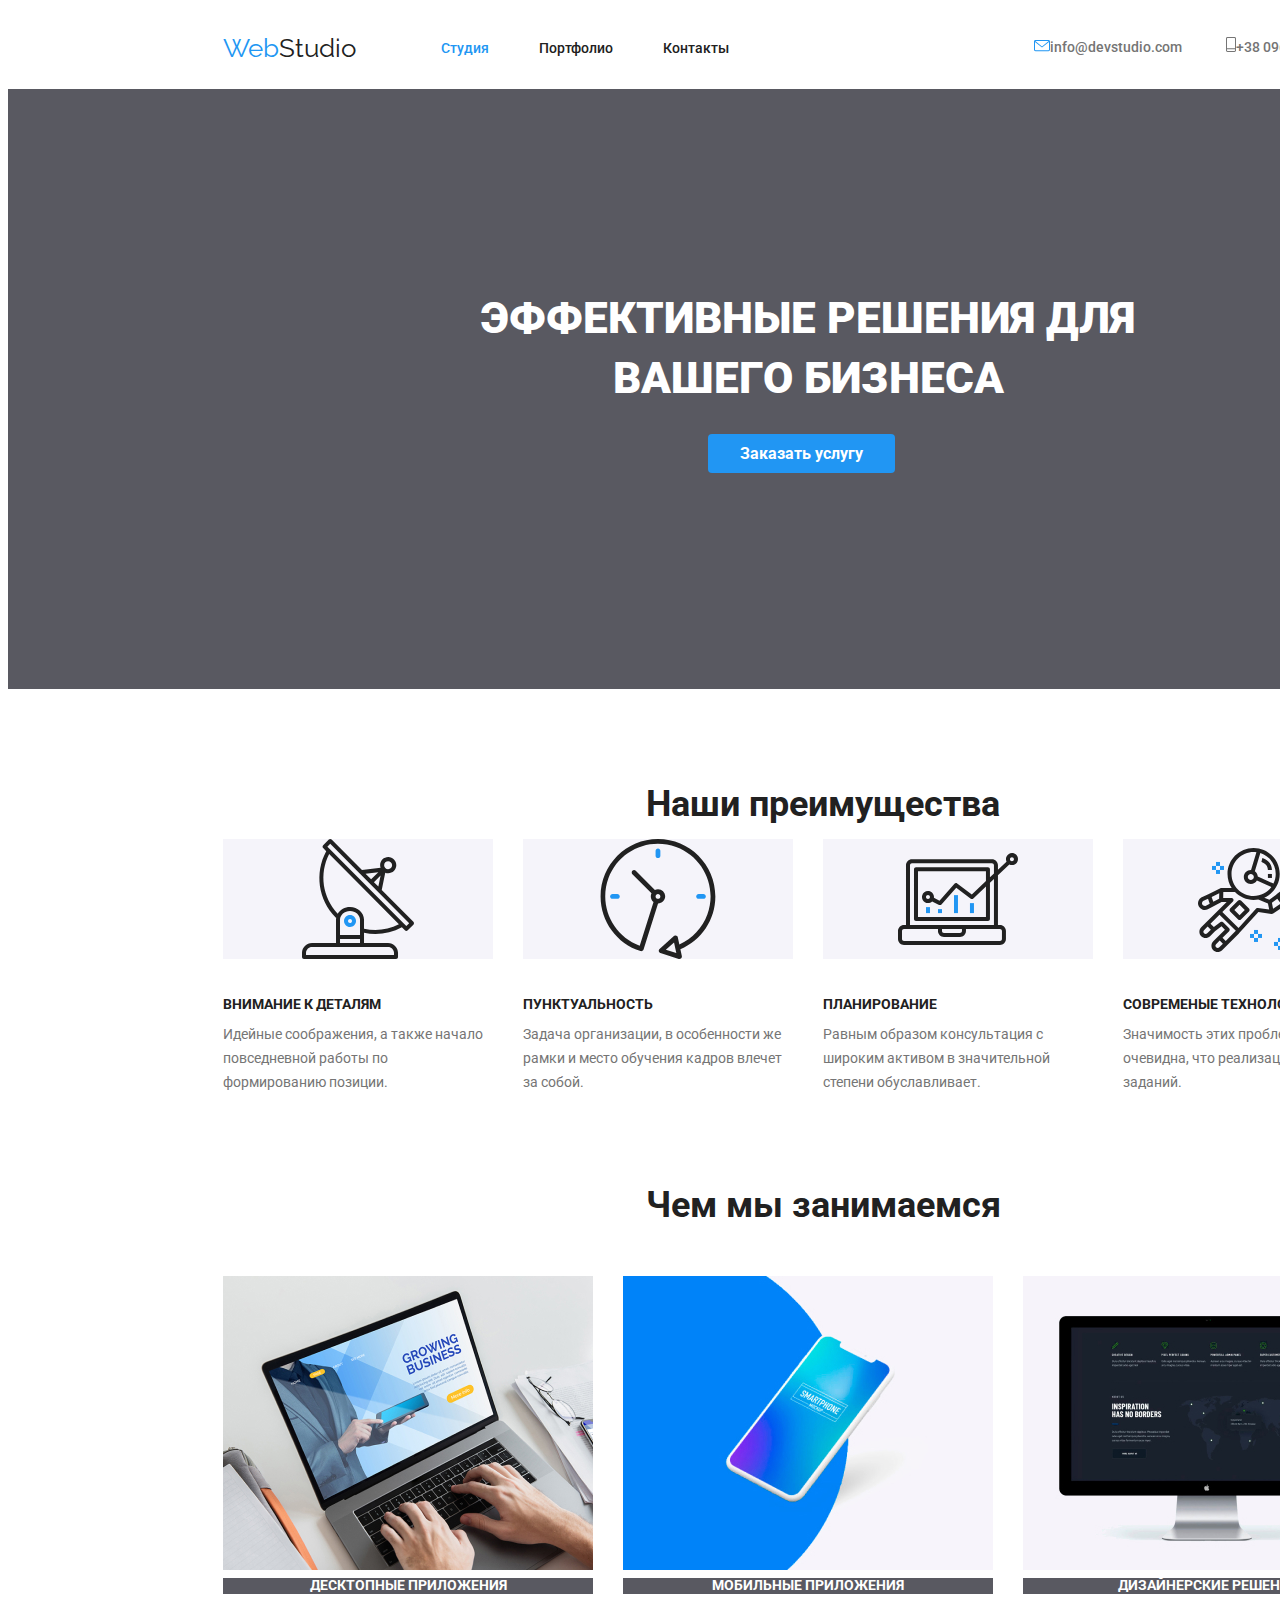
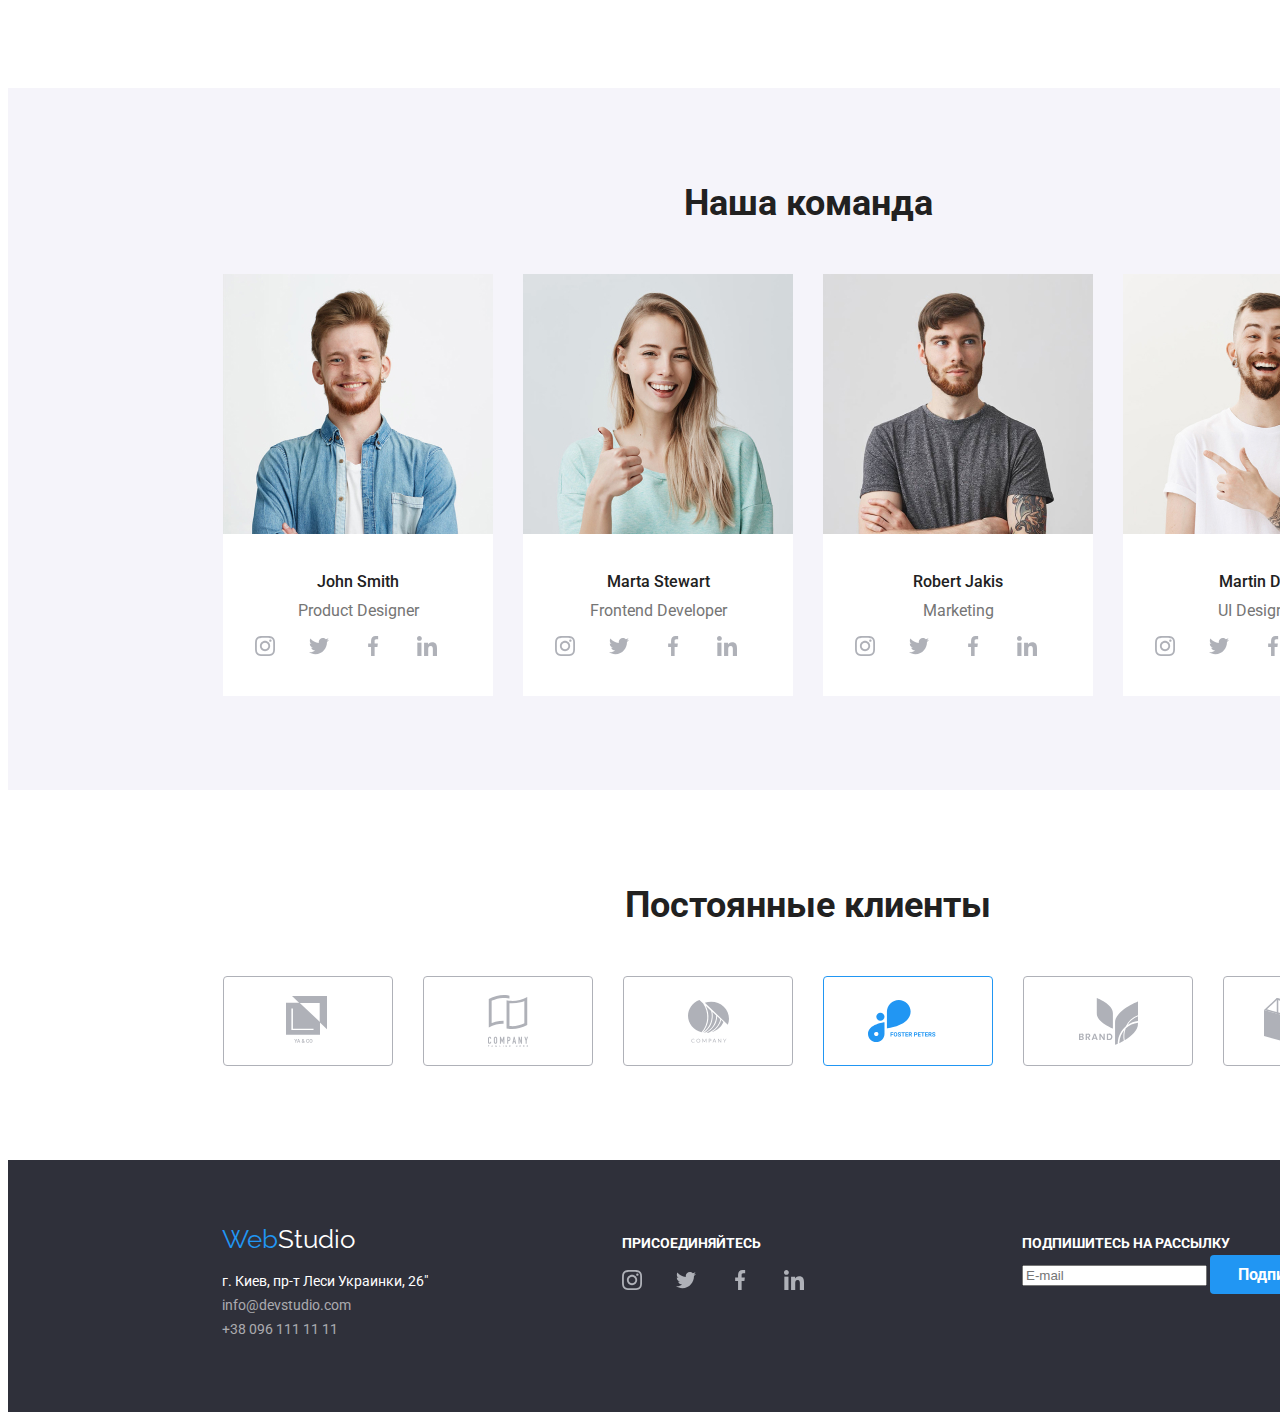
<file: index.html>
<!DOCTYPE html>
<html lang="ru">
<head>
    <meta charset="UTF-8">
    <meta name="viewport" content="width=device-width, initial-scale=1.0">
    <title>Document</title>
    <link 
        href="https://fonts.googleapis.com/css2?family=Raleway:wght@700&family=Roboto:wght@400;500;700;900&display=swap" 
        rel="stylesheet">
    <link rel="styleshet" href="https://cdnjs.cloudflare.com/ajax/libs/modern-normalize/0.6.0/modern-normalize.min.css">
    <link rel="stylesheet" href="./css/styles.css">
</head>
<body>
    <header class="site-header">        
        <nav class="site-header-content">
        <a href="./index.html" class="logo"><span>Web</span>Studio</a>
        <ul class="site-nav list nav-main">
            <li class="nav-main-link"><a href="" class="link current">Студия</a></li>
            <li class="nav-main-link"><a href="./Portfolio.html" class="link">Портфолио</a></li>
            <li class="nav-main-link"><a href="" class="link">Контакты</a></li>
        </ul>
        <ul class="auth-nav list">
            <li class="site-nav-auth">            
                <a href="mailto:info@devstudio.com" class="link">
                <img src="./images/envelope.svg" alt="Конверт">info@devstudio.com</a>
            </li>
            <li class="site-nav-auth">
                <a href="tel:+380961111111" class="link">
                <img src="./images/Vector.svg" alt="Вектор">+38 096 111 11 11</a>
            </li>
        </ul>
        </nav>
   
    </header>
<main class="site-main">    
    <section class="hero">
        <h1 class="hero-title">ЭФФЕКТИВНЫЕ РЕШЕНИЯ ДЛЯ ВАШЕГО БИЗНЕСА</h1>
        <a href="" class="button primary">Заказать услугу</a>
    </section>    
    <section class="section container">
        <h2 class="section-title">Наши преимущества</h2>
        <ul class="feature-list list">
            <li class="list feature">                
                <img src="./images/antenna1.svg" class="imagest" alt="Антена">            
                <h3 class="titleone">ВНИМАНИЕ К ДЕТАЛЯМ</h3>
                <p class="texte">
                    Идейные соображения, а также начало повседневной работы по формированию позиции.
                </p>
            </li>
            <li class="list feature">                
                <img src="./images/clock1.svg" class="imagest" alt="Часы">                
                <h3 class="titleone">ПУНКТУАЛЬНОСТЬ</h3>
                <p class="texte">
                    Задача организации, в особенности же рамки и место обучения кадров влечет за собой.
                </p>
            </li>
            <li class="list feature">                
                <img src="./images/diagram1.svg" class="imagest" alt="Схема">                
                <h3 class="titleone">ПЛАНИРОВАНИЕ</h3>
                <p class="texte">
                    Равным образом консультация с широким активом в значительной степени обуславливает.
                </p>
            </li>
            <li class="list feature">                
                <img src="./images/astronaut1.svg" class="imagest" alt="Астронавт">                
                <h3 class="titleone">СОВРЕМЕНЫЕ ТЕХНОЛОГИИ</h3>
                <p class="texte">
                    Значимость этих проблем настолько очевидна, что реализация плановых заданий.
                </p>
            </li>
        </ul>            
    </section>
    <section class="section container">
        <h2 class="section-title-job">Чем мы занимаемся</h2>
        <ul class="occupation list">
            <li class="list offers">                
                <img src="./images/Book.jpg" width=370 alt="Ноутбук">                
                <h3 class="type-title">Десктопные приложения</h3>
            </li>
            <li class="list offers">                
                <img src="./images/box.jpg" width=370 alt="Мобильный">                
                <h3 class="type-title">Мобильные приложения</h3>
            </li>
            <li class="list offers">
                <img src="./images/monitor.jpg" width=370 alt="Монитор">                
                <h3 class="type-title">Дизайнерские решения</h3>
            </li>
        </ul>
    </section>
    <section class="section ourteam">
        <h2 class="section-title-command">Наша команда</h2>
        <ul lang="en" class="team list">
            <li class="liteam">
                <img src="./images/foto1.jpg" width=270 alt="John">
                <h3 class="title">John Smith</h3>
                <p class="texte">Product Designer</p> 
                <ul class="web list">
                    <li class="network">
                        <a href=""><img src="./images/Ins.svg" class="icon" alt="Instagram"></a>
                    </li>
                    <li class="network">
                        <a href=""><img src="./images/twitter.svg" class="icon" alt="Twitter"></a>
                    </li>
                    <li class="network">
                        <a href=""><img src="./images/faceb.svg" class="icon" alt="Faceook"></a>  
                    </li>    
                    <li class="network">
                        <a href=""><img src="./images/in.svg" class="icon" alt="Link"></a> 
                    </li>
                </ul>      
            </li>
            <li class="liteam">
                <img src="./images/foto2.jpg" width=270 alt="Marta">
                <h3 class="title">Marta Stewart</h3>
                <p class="texte">Frontend Developer</p>
                <ul class="web list">
                    <li class="network">
                        <a href=""><img src="./images/Ins.svg" class="icon" alt="Instagram"></a>
                    </li>
                    <li class="network">
                        <a href=""><img src="./images/twitter.svg" class="icon" alt="Twitter"></a>
                    </li>
                    <li class="network">
                        <a href=""><img src="./images/faceb.svg" class="icon" alt="Faceook"></a>  
                    </li>    
                    <li class="network">
                        <a href=""><img src="./images/in.svg" class="icon" alt="Link"></a> 
                    </li>
                </ul>    
            </li>
            <li class="liteam">
                <img src="./images/foto3.jpg" width=270 alt="Robert">
                <h3 class="title">Robert Jakis</h3>
                <p class="texte">Marketing</p> 
                <ul class="web list">
                    <li class="network">
                        <a href=""><img src="./images/Ins.svg" class="icon" alt="Instagram"></a>
                    </li>
                    <li class="network">
                        <a href=""><img src="./images/twitter.svg" class="icon" alt="Twitter"></a>
                    </li>
                    <li class="network">
                        <a href=""><img src="./images/faceb.svg" class="icon" alt="Faceook"></a>  
                    </li>    
                    <li class="network">
                        <a href=""><img src="./images/in.svg" class="icon" alt="Link"></a> 
                    </li>
                </ul>   
            </li>
            <li class="liteam">
                <img src="./images/foto4.jpg" width=270 alt="Martin">
                <h3 class="title">Martin Doe</h3>
                <p class="texte">UI Designer</p> 
                <ul class="web list">
                                           <li class="network">
                            <a href=""><img src="./images/Ins.svg" class="icon" alt="Instagram"></a>
                        </li>
                        <li class="network">
                            <a href=""><img src="./images/twitter.svg" class="icon" alt="Twitter"></a>
                        </li>
                        <li class="network">
                            <a href=""><img src="./images/faceb.svg" class="icon" alt="Faceook"></a>  
                        </li>    
                        <li class="network">
                            <a href=""><img src="./images/in.svg" class="icon" alt="Link"></a> 
                        </li>                  
                </ul>   
            </li>     
        </ul>
    </section>
    <section class="section container cust">
        <h2 class="section-title">Постоянные клиенты</h2>
        <ul class="customers list">
            <li>
                <a href="">
                    <img src="./images/Client1.svg" class="icon cust" alt="Компания-1">
                </a>
            </li>
            <li>
                <a href="">
                    <img src="./images/Client2.svg" class="icon cust" alt="Компания-2">
                </a>
            </li>
            <li>
                <a href="">
                    <img src="./images/Client3.svg" class="icon cust" alt="Компания-3">
                </a>
            </li>
            <li>
                <a href="">
                    <img src="./images/Client4.svg" class="icon cust" alt="Компания-4">
                </a>
            </li>
            <li>
                <a href="">
                    <img src="./images/Client5.svg" class="icon cust" alt="Компания-5">
                </a>
            </li>
            <li>
                <a href="">
                    <img src="./images/Client6.svg" class="icon cust" alt="Компания-6">
                </a>
            </li>
        </ul>
    </section>
</main> 
<footer class="footer bg">
    <div class="basefoot">  
        <div>
        <address class="button prim"> 
            <a href="./index.html" class="logo-foot"><span>Web</span>Studio</a>
            <ul class="auth list">
                <li class="button prim">г. Киев, пр-т Леси Украинки, 26"</li>
                <li><a href="mailto:info@devstudio.com" class="button secondary">info@devstudio.com</a></li>
                <li><a href="tel:+380961111111" class="button secondary">+38 096 111 11 11</a></li>
            </ul>
        </address>  
        </div>                   
        <div class="net">                
        <b class="communications">ПРИСОЕДИНЯЙТЕСЬ</b>
        <ul class="list network">
            <li class="network">
                <a href=""><img src="./images/Ins.svg" class="icon" alt="Instagram"></a>
            </li>
            <li class="network">
                <a href=""><img src="./images/twitter.svg" class="icon" alt="Twitter"></a>
            </li>
            <li class="network">
                <a href=""><img src="./images/faceb.svg" class="icon" alt="Faceook"></a>  
            </li>    
            <li class="network">
                <a href=""><img src="./images/in.svg" class="icon" alt="Link"></a> 
            </li>
        </ul>   
        </div>   
        <div>
            <b class="communications">ПОДПИШИТЕСЬ НА РАССЫЛКУ</b>
            <br><input type="text" placeholder="E-mail" name="E-mail" id="Email-input">
            <a href="" class="button pri">Подписаться <img src="./images/tel.svg" alt="Telegram"></a>                       
        </div>
    
    </div>        
</footer>   
</body>
</html>
</file>
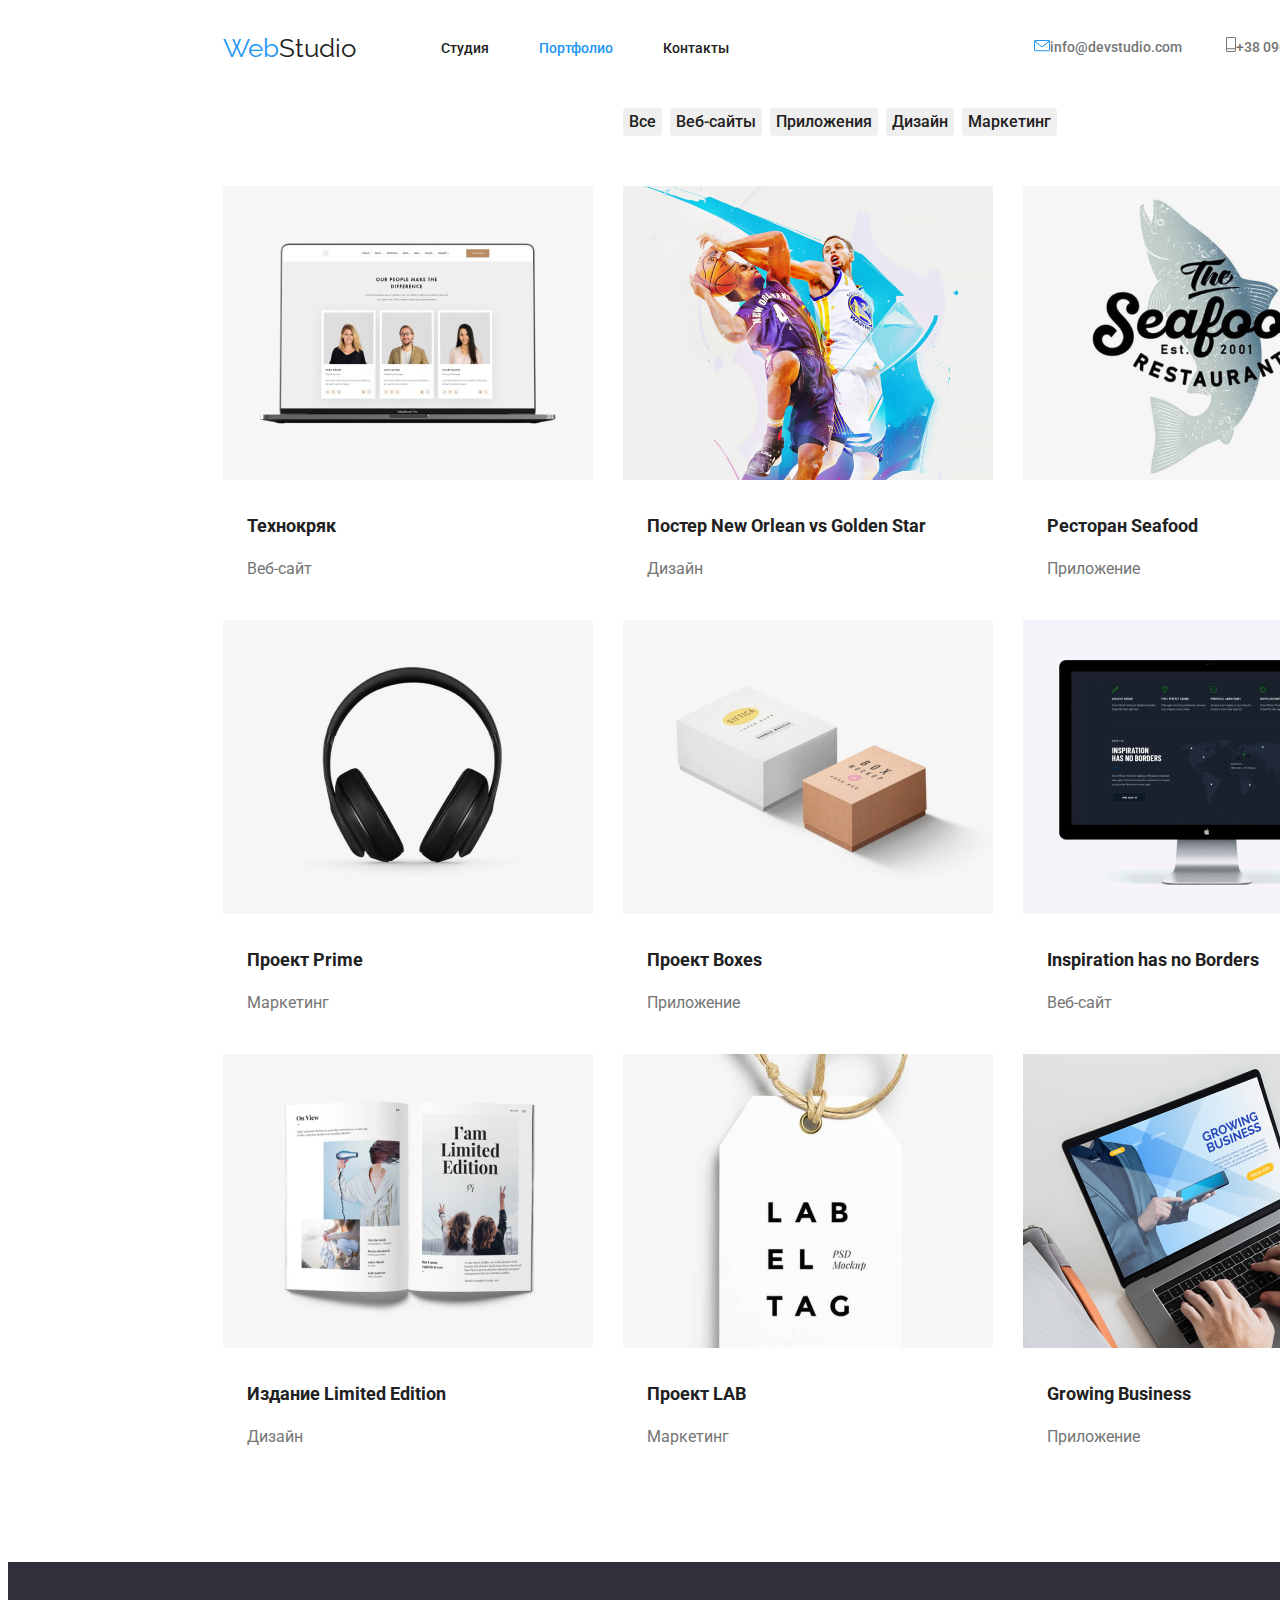
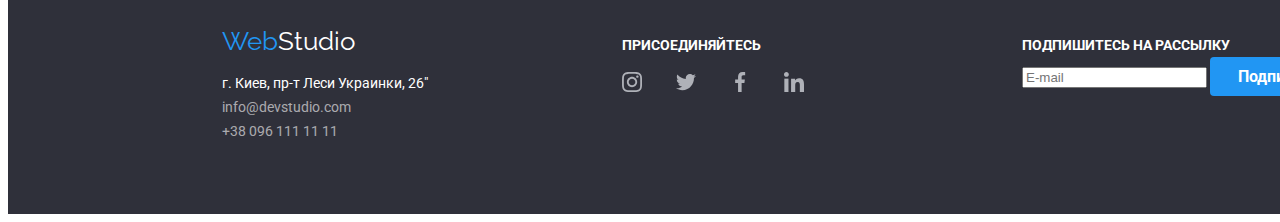
<file: portfolio.html>
<!DOCTYPE html>
<html lang="ru">
<head>
    <meta charset="UTF-8">
    <meta name="viewport" content="width=device-width, initial-scale=1.0">
    <title>Document</title>
    <link 
        href="https://fonts.googleapis.com/css2?family=Raleway:wght@700&family=Roboto:wght@400;500;700;900&display=swap" 
        rel="stylesheet">
    <link rel="styleshet" href="https://cdnjs.cloudflare.com/ajax/libs/modern-normalize/0.6.0/modern-normalize.min.css">
    <link rel="stylesheet" href="./css/styles.css">
</head>
<body>
    <header class="site-header">        
        <nav class="site-header-content">
            <a href="./index.html" class="logo"><span>Web</span>Studio</a>
        <ul class="site-nav list nav-main">
            <li class="nav-main-link"><a href="./index.html" class="link">Студия</a></li>
            <li class="nav-main-link"><a href="./portfolio.html" class="link current">Портфолио</a></li>
            <li class="nav-main-link"><a href="" class="link">Контакты</a></li>
        </ul>
        <ul class="auth-nav list">
            <li class="site-nav-auth">            
                <a href="mailto:info@devstudio.com" class="link">
                <img src="./images/envelope.svg" alt="Конверт">info@devstudio.com</a>
            </li>
            <li class="site-nav-auth">
                <a href="tel:+380961111111" class="link">
                <img src="./images/Vector.svg" alt="Вектор">+38 096 111 11 11</a>
            </li>
        </ul>
        </nav>
    </header>
<main>
    <section class="projects">
    <h1></h1>
    <ul class="list working">
        <li><button type="button" class="filter">Все</button></li>
        <li><button type="button" class="filter">Веб-сайты</button></li>
        <li><button type="button" class="filter">Приложения</button></li>
        <li><button type="button" class="filter">Дизайн</button></li>
        <li><button type="button" class="filter">Маркетинг</button></li>       
    </ul>
    <ul class="list content">
        <li class="content items tex">
            <a href="" class="items list"><img src="./image/hoveroverlay.jpg" width=370 height=294 alt="Технокряк">                
                <h2 class="items title">Технокряк</h2>
                <p class="items texte">Веб-сайт</p>
            </a>
        </li>
        <li class="content items tex">
            <a href="" class="items list"><img src="./image/NewvsOrlean.jpg" width: 370px alt="Постер">
                <h2 class="items title">Постер New Orlean vs Golden Star</h2>
                <p class="items texte">Дизайн</p>
            </a>
        </li>
        <li class="content items tex">
            <a href="" class="items list"><img src="./image/Seafood.jpg" width: 370px alt="Ресторан">
                <h2 class="items title">Ресторан Seafood</h2>
                <p class="items texte">Приложение</p>
            </a>
        </li>
        <li class="content items tex">
            <a href="" class="items list"><img src="./image/Prime.jpg" width: 370px alt="Прем'єр">
                <h2 class="items title">Проект Prime</h2>
                <p class="items texte">Маркетинг</p>          
            </a>
        </li>
        <li class="content items tex"> 
            <a href="" class="items list"><img src="./image/Boxes.jpg" width: 370px alt="Боксы">
                <h2 class="items title">Проект Boxes</h2>
                <p class="items texte">Приложение</p>       
            </a>
        </li>
        <li class="content items tex"> 
            <a href="" class="items list"><img src="./image/Inspiration.jpg" width: 370px alt="Вдохновение">
                <h2 class="items title">Inspiration has no Borders</h2>
                <p class="items texte">Веб-сайт</p>           
            </a>
        </li>
        <li class="content items tex">
            <a href="" class="items list"><img src="./image/Edition.jpg" width: 370px alt="Издание">
                <h2 class="items title">Издание Limited Edition</h2>
                <p class="items texte">Дизайн</p>            
            </a>
        </li>
        <li class="content items tex">
            <a href=""class="items list"><img src="./image/LAB.jpg" width: 370px alt="Метки">
                <h2 class="items title">Проект LAB</h2>
                <p class="items texte">Маркетинг</p>          
            </a>
        </li>
        <li class="content items tex">
            <a href=""class="items list"><img src="./image/GrowingB.jpg" width: 370px alt="Бизнес">
                <h2 class="items title">Growing Business</h2>
                <p class="items texte">Приложение</p>        
            </a>
        </li>
    </ul>
    </section>
</main>
<footer class="footer bg">
<div class="basefoot">  
    <div>
    <address class="button prim"> 
        <a href="./index.html" class="logo-foot"><span>Web</span>Studio</a>
        <ul class="auth list">
            <li class="button prim">г. Киев, пр-т Леси Украинки, 26"</li>
            <li><a href="mailto:info@devstudio.com" class="button secondary">info@devstudio.com</a></li>
            <li><a href="tel:+380961111111" class="button secondary">+38 096 111 11 11</a></li>
        </ul>
    </address>  
    </div>                   
    <div class="net">                
    <b class="communications">ПРИСОЕДИНЯЙТЕСЬ</b>
    <ul class="list network">
        <li class="network">
            <a href=""><img src="./images/Ins.svg" class="icon" alt="Instagram"></a>
        </li>
        <li class="network">
            <a href=""><img src="./images/twitter.svg" class="icon" alt="Twitter"></a>
        </li>
        <li class="network">
            <a href=""><img src="./images/faceb.svg" class="icon" alt="Faceook"></a>  
        </li>    
        <li class="network">
            <a href=""><img src="./images/in.svg" class="icon" alt="Link"></a> 
        </li>
    </ul>   
    </div>   
    <div>
        <b class="communications">ПОДПИШИТЕСЬ НА РАССЫЛКУ</b>
        <br><input type="text" placeholder="E-mail" name="E-mail" id="Email-input">
        <a href="" class="button pri">Подписаться <img src="./images/tel.svg" alt="Telegram"></a>                       
    </div>

</div>  
   
</footer>   
</body>
</html>
</file>
<file: css/styles.css>
/* цвет текста основного текста #212121;
    вторичного #757575;
    белый #FFFFFF;
    accent #2196F3;*/

:root {
    --primary-texte-color: #757575;
    --title-texte-color: #212121;    
    --primary-wight-color: #ffffff;
    --accent-color: #2196F3;
    --background: rgba(47, 48, 58, 0.8);
}

body {
    background-color: var(--primary-wight-color);
    color: var(--primary-texte-color);
    font-family: Roboto, sans-serif;
    font-size: 14px;
    line-height: 1.71;
}

*,
*::before,
*::after {
    box-sizing: inherit;
}

.html {
    box-sizing: border-box;  
}

.container {
    width: 1200px;
    padding-left: 15px;
    padding-right: 15px;
    margin-left: auto;
    margin-right: auto;
    margin-top: 94px;
}

.logo {
    color: var(--title-texte-color);
    font-family: Raleway;
    font-size: 26px;
    line-height: 1.19;        
    text-decoration: none;
    display: flex;
    align-items: center;
    
}

.logo > span {
    color: var(--accent-color);
}

.logo-foot > span {
    color: var(--accent-color);
}

.logo-foot {
    color: var(--primary-wight-color);
    font-family: Raleway;    
    font-weight: 400;
    font-size: 26px;
    line-height: 1.19;        
    text-decoration: none;
    width: 153px;
    height: 31px;
    padding-top: 60px;
    padding-bottom: 20px;
}

.list {
    list-style: none;
}

.site-nav .link {
    color: var(--title-texte-color);
    font-family: Roboto;
    font-weight: 500;
    font-size: 14px;
    line-height: 1.14;
    text-decoration: none;
}

.site-nav .link:hover, 
.site-nav .link:focus {
    color: var(--accent-color);
}

.site-nav .link.current {
    color: var(--accent-color);
}

.web.list,
.team.list,
.occupation.list,
.nav-main,
.auth-nav,
.site-header-content {
    display: flex;
}

.web.list {
    margin-left: 32px;
    margin-right: 32px;
    margin-bottom: 24px;
    padding-left: 0px;
}

.web.list .network:last-child {
    margin-right: 10px;
}

.web.list .network:last-child {
    margin-right: 0px;
}


.site-header-content {
    align-items: center;
    margin-left: 215px;
    margin-right: 215px;
}


.site-header {
    width: 1600px;
    height: 81px;
}

.nav-main {
    margin-left: 85px;
    padding-left: 0px;
    margin-top: 0px;
    margin-bottom: 0px;
}

.nav-main .link {
    line-height: 80px;
}

.nav-main-link {
    margin-right: 50px;
}

.nav-main-link:last-child {
    margin-right: 0px;
}

.site-nav-auth:last-child {
    width: 142px;
}

.site-nav-auth:not(:last-child) {
    margin-right: 30px;
    width: 162px;
}

.auth-nav .link {
    color: var(--primary-texte-color);
    font-family: Roboto;
    font-weight: 500;
    font-size: 14px;
    line-height: 1.14;
    text-decoration: none;
}

.auth-nav .link:hover, 
.auth-nav .link:focus {
    color: var(--accent-color)
}

.auth-nav {
    margin-left: 305px;
    margin-right: 0px;
    padding-left: 0px;
}

.hero {
    background: rgba(47, 48, 58, 0.8);
    width: 1600px;
    height: 600px;
    flex-direction: column;
}

.hero-title {
    color: var(--primary-wight-color);
    font-style: 400;
    font-weight: 900;
    font-size: 44px;
    line-height: 1.36;
    text-align: center;
    font-family: Roboto;
    width: 696px;
    height: 120px;
    padding: 200px 452px 30px;
    margin-top: 0px;
    margin-bottom: 0px;
}

.section-title {
    color: var(--title-texte-color);
    font-weight: 700;
    font-size: 36px;
    line-height: 1.17;
    text-align: center;
    margin: 0px;
}

.section-title-job {
    color: var(--title-texte-color);
    font-weight: 700;
    font-size: 36px;
    line-height: 1.17;
    text-align: center;
    margin: 0px;
    padding-bottom: 50px;
}

.section-title-command {
    color: var(--title-texte-color);
    font-weight: 700;
    font-size: 36px;
    line-height: 1.17;
    text-align: center;
    margin: 0px;
    padding-bottom: 50px;
    padding-top: 94px;
}

.title {
    color: var(--title-texte-color); 
    font-weight: 700;
    font-size: 14px;
    line-height: 1.14;
    margin-top: 30px;
    margin-bottom: 10px;
}

.titleone {
    color: var(--title-texte-color); 
    font-weight: 700;
    font-size: 14px;
    line-height: 1.14;
    padding-bottom: 10px;
    padding-top: 30px;
    margin: 0px;
}

.type-title {
    background: rgba(47, 48, 58, 0.8);
    margin: 0px;
}
    
.list.feature .imagest {
    width: 270px;
    height: 120px;
    border-radius: 4px:
    border: 0px solid;
    background: #F5F4FA;
}

.feature-list .texte {
    color: var(--primary-texte-color);
    font-family: Roboto, sans-serif;
    font-weight: 400;
    font-size: 14px;
    line-height: 1.71;
    margin: 0px;
}

.feature-list {
    display: flex;
    width: 1170px;
    height: 251px;
    padding-left: 0px;
}

.offers,
.feature {
    margin-right: 30px;
} 

.offers:last-child{
    margin-right: 0px;
}

.occupation.list {
    padding-left: 0px;
    padding-right: 0px;
    margin-bottom: 0px;
    margin-top: 0px;
}

.occupation.list .title {
    color: var(--primary-white-color);
}

.type-title {
    color: #FFFFFF;
    font-weight: 700;
    font-size: 14px;
    line-height: 1.14;
    text-align: center;
    text-transform: uppercase;
}
  
.team.list .title {
    color: var(-title-texte-color);
    font-weight: 500;
    font-size: 16px;
    line-height: 1.19;
    text-align: center;
}

.team.list .texte {
    color: var(--primary-texte-color);
    font-weight: 400;
    font-size: 16px;
    line-height: 1.19;
    text-align: center;
}

.web .icon {
    color: var(-title-texte-color);
}

.customers {
    display: flex;
    padding-top: 50px;
    padding-left: 0px;
    margin: 0px;
}

.customers .icon {
    color: var(-title-texte-color);
}

.icon {
    margin-right: 30px;
}

.icon.cust {
    width: 170px;
    height: 90px;
}

.icon.cust:not(:last-child) {
    margin-right: 30px;
}

.working {
    display: flex;
    margin-bottom: 50px;
    align-content: center;
    margin-left: 360px;
    margin-right: auto;
}

.filter {
    margin-right: 8px;
}



/*Button*/
.button {
    color: var(--title-texte-color);
    background-color: var(--primary-wight-color);
    font-family: Roboto;
    font-style: normal;
    font-weight: 700;
    font-size: 16px;
    line-height: 1.88;
}

.button.primary {
    color: var(--primary-wight-color);
    background-color: var(--accent-color);    
    text-decoration: none;
    width: 200px;
    height: 50px;
    padding: 10px 32px;
    align-content: center;
    margin-left: 700px;
    margin-right: 700px;
    margin-bottom: 200px;
    border-radius: 4px;
}

.button.pri {
    color: var(--primary-wight-color);
    background-color: var(--accent-color);    
    text-decoration: none;
    width: 200px;
    height: 50px;
    border-radius: 4px;
    padding: 10px 28px;
}
   
.button.secondary {
    color: rgba(255, 255, 255, 0.6);
    background-color: #2F303A;
    font-weight: 400;
    font-size: 14px;
    line-height: 1.71;
    text-decoration: none;
}

.button.prim {
    color: #FFFFFF;
    background-color: #2F303A;
    font-weight: 400;
    font-size: 14px;
    line-height: 1.71;
}

.button:hover, 
.button:focus {
    color: var(--accent-color);
}  

.basement {
    color: rgba(255, 255, 255, 0.4);
    font-family: Roboto;
    font-weight: 400;
    font-size: 12px;
    line-height: 2.0;
    text-align: center;
}

.icon:hover,
.icon:focus {
    color: var(--primary-wight-color);
    background-color: var(--accent-color);
}
      
.subscription {
    font-weight: bold;
    font-size: 14px;
    line-height: 1.14;
    letter-spacing: 0.03em;
    text-transform: uppercase;
    color: #ffffff; 
}

.footer.bg {
    background-color: #2F303A;
    margin-top: 94px;
    width: 1600px;
    height: 252px;
}

.communications {
    color: #FFFFFF;
    font-family: Roboto;
    font-weight: 700;
    font-size: 14px;
    line-height: 1.14;
    margin-bottom: 9px;
    width: 145px;
    height: 16px;
}

.filter {
    color: var(--title-texte-color);
    font-family: Roboto;
    font-weight: 500;
    font-size: 16px;
    line-height: 1.63;
    text-align: center;
    border-radius: 4px;
    border: 0px solid;
}

.button.filter {
    padding: 6px, 22px;
}

.filter:hover,
.filter:focus {
    color: var(--primary-wight-color);
    background-color: var(--accent-color);
}

.projects {
    color: var(--primary-texte-color);
    font-family: Roboto, sans-serif;
    width: 1200px;
    height: 1360px;
    margin-bottom: 94px;
    margin-left: 215px;
    margin-right: 215px;
}

.items.list {
    color: var(--primary-texte-color);
    font-family: Roboto, sans-serif;
    text-decoration: none;
}

.items.title {
    color: var(--title-texte-color);
    font-weight: 700;
    font-size: 18px;
    line-height: 2.0;
    text-decoration: none;
    width: 322px;
    height: 36px;
    align-items: center;
    padding-left: 24px;
    padding-right: 24px;
    margin-top: 20px;
}

.items.texte {
    font-weight: 400;
    font-size: 16px;
    line-height: 1.88;
    margin-top: 4px;
    padding-left: 24px;
    padding-right: 24px;
    padding-bottom: 20px;
}

.texte {
    margin-bottom: 16px;
    margin-top: 0px;
}

.items.list .tex {
    font-weight: 400;
    font-size: 18px;
    line-height: 1.56;
    color: var(--primary-wight-color);
    background: rgba(33, 150, 243, 0.9);
}

.content.items.tex {
    width: 370px;
    margin-right: 30px;
    margin-bottom: 30px;
    height: 404px;
}

.content.items.tex:nth-child(3n) {
    margin-right: 0px;
}

.content.items.tex:nth-last-child(-n+ 3) {
    margin-bottom: 0px;
}

.list.content {
    display: flex;
    flex-wrap: wrap;
    width: 1170px;
    margin-bottom: 94px;
    padding-left: 0px;
}

.base {
    display: flex;
    justify-content: center;
    align-items: center;
}

.basefoot {
    display: flex;
    justify-content: space-between;
    align-items: baseline;
    margin-left: 214px;
    margin-right: 216px;
}



.net {
    width: 206px;
    height: 80px;
    margin-top: 72px;
    margin-bottom: 100px;
    margin-left: 69px;
    margin-right: 94px;
}

.list.network {
    display: flex;
    padding-left: 0px;
}

.network {
    width: 44px;
    height: 44px;
    margin-right: 10px;
}

.auth.list {
    width: 231px;
    height: 81px;
    margin-bottom: 60px;
    padding-left: 0px;
}

.section.container.cust {
    width: 1170px;
    height: 182px;  
}

.team.list {
    width: 1170px;
    height: 422px;
    padding-left: 215px;
    padding-right: 215px;
    margin-top: 0px;
    margin-bottom: 0px;
}

.team.list .liteam {
    margin-right: 30px;
}

.section.container {
    padding-left: 0px;
    padding-right: 0px;
    margin-left: 215px;
    margin-right: 215px;
    margin-bottom: 94px;
}

.section.ourteam{
    width: 1600px;
}

.liteam {
    background: #FFFFFF;
}

.section.ourteam {
    background: #F5F4FA;
    padding-bottom: 94px;
    margin-bottom: 94px;
}
</file>
